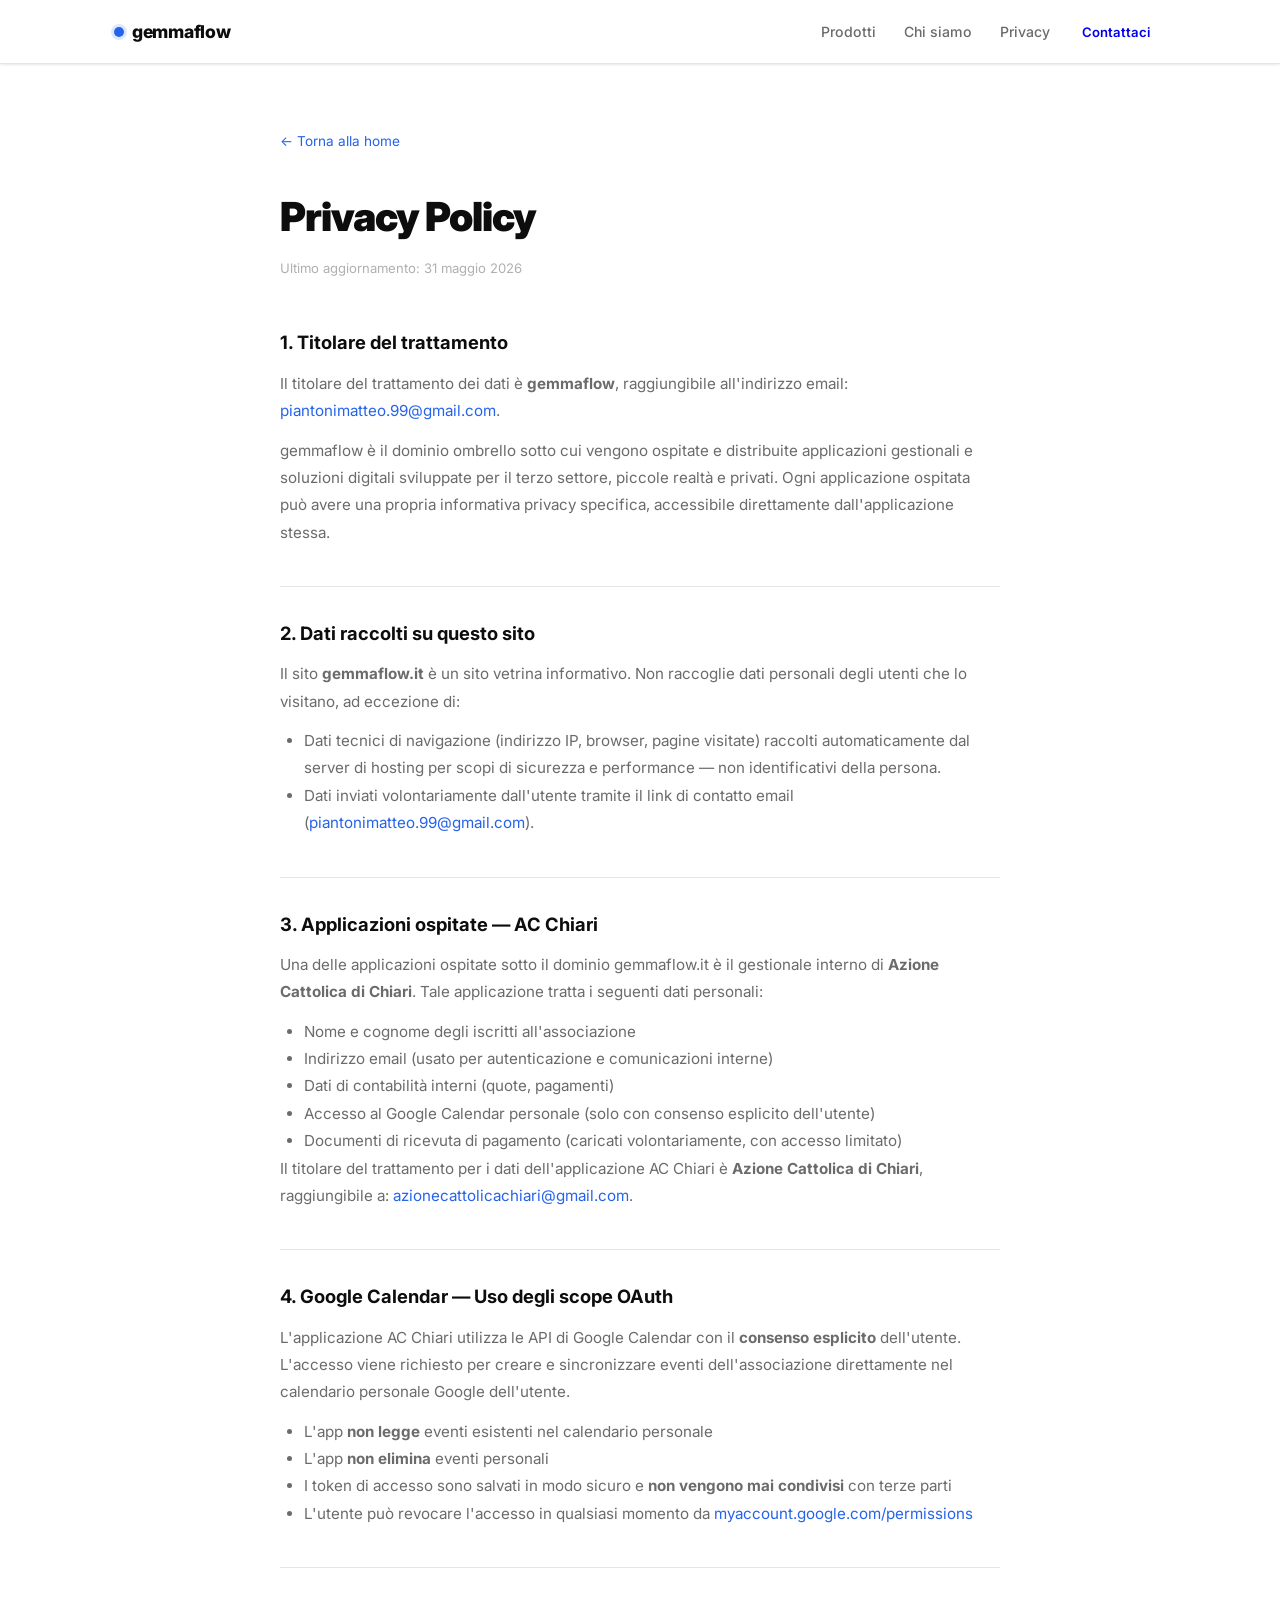
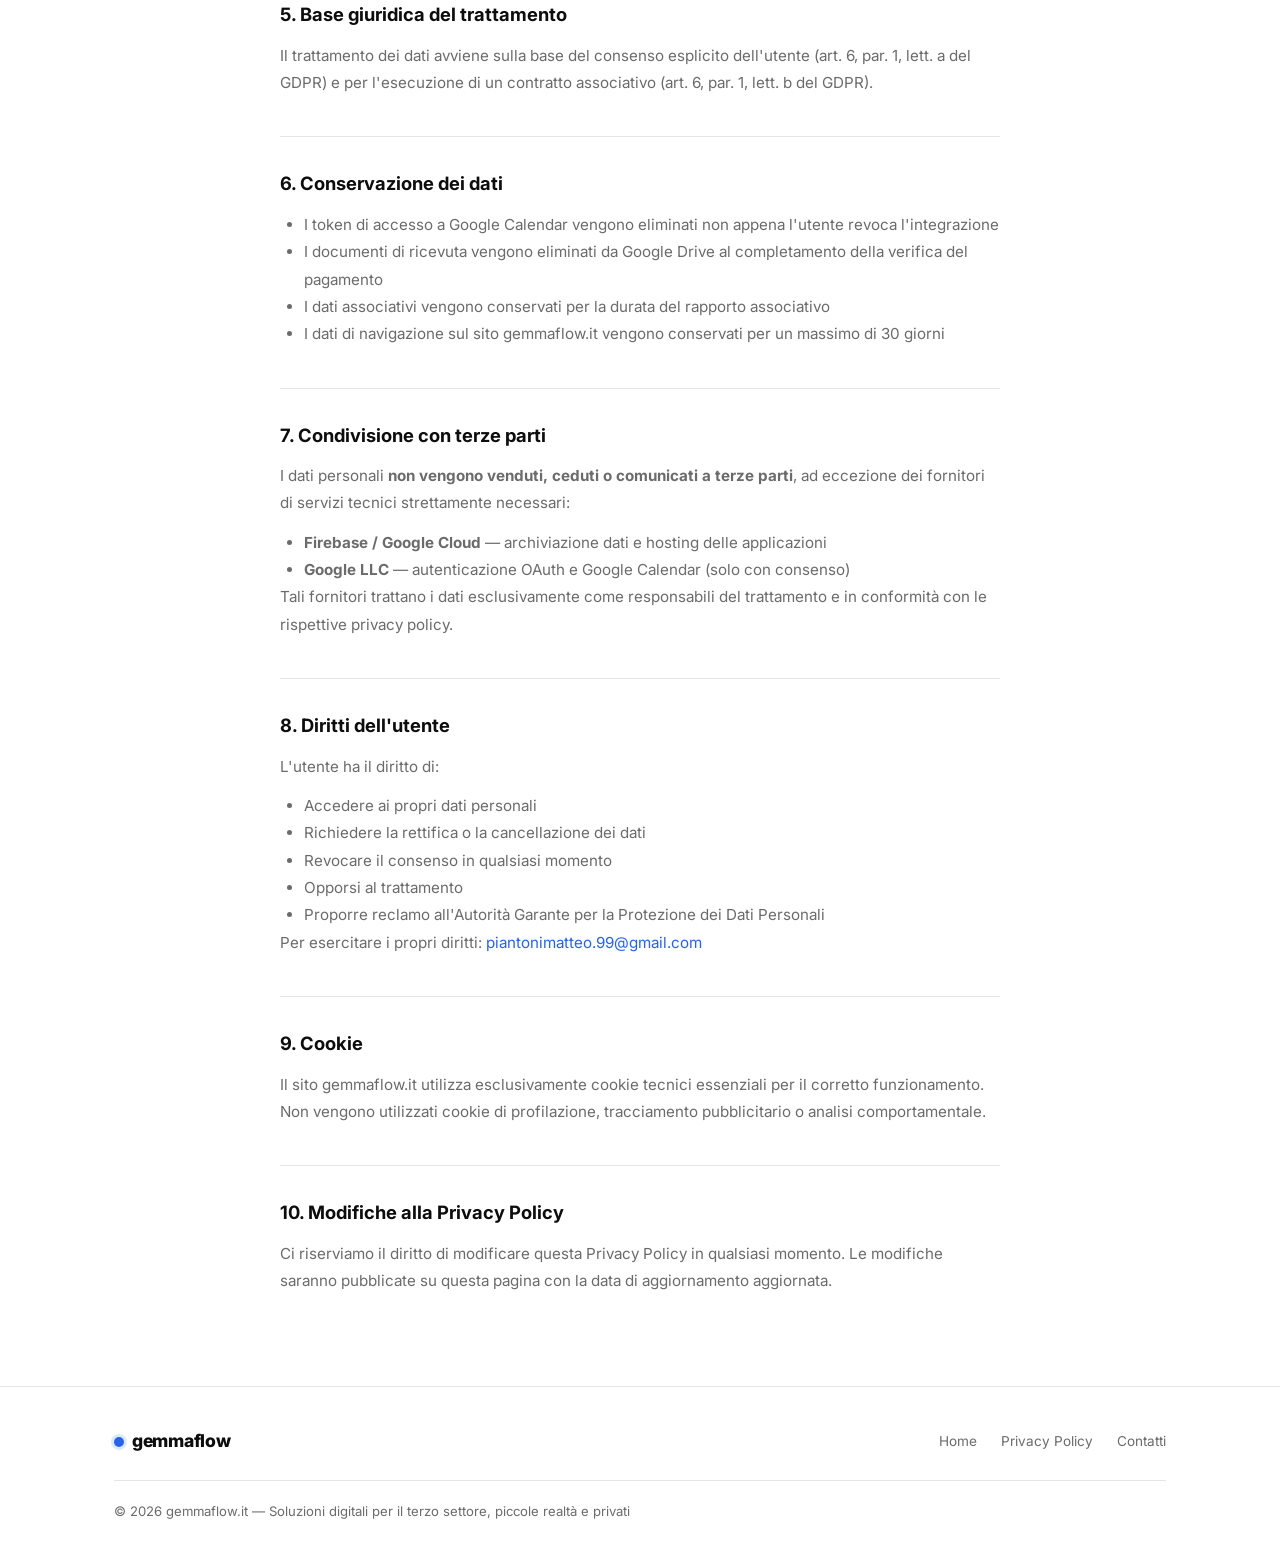
<file: privacy.html>
<!DOCTYPE html>
<html lang="it">
<head>
  <meta charset="UTF-8" />
  <meta name="viewport" content="width=device-width, initial-scale=1.0" />
  <title>Privacy Policy — gemmaflow.it</title>
  <meta name="description" content="Informativa sulla privacy di gemmaflow.it — soluzioni digitali per il terzo settore, piccole realtà e privati." />
  <meta name="robots" content="index, follow" />
  <link rel="preconnect" href="https://fonts.googleapis.com" />
  <link rel="preconnect" href="https://fonts.gstatic.com" crossorigin />
  <link href="https://fonts.googleapis.com/css2?family=Inter:wght@400;500;600;700;800;900&display=swap" rel="stylesheet" />
  <link rel="stylesheet" href="style.css" />
</head>
<body>

  <!-- NAV -->
  <nav class="nav scrolled">
    <div class="container nav-inner">
      <a href="index.html" class="brand">
        <span class="brand-dot"></span>
        <span class="brand-name">gemmaflow</span>
      </a>
      <div class="nav-links">
        <a href="index.html#prodotti" class="nav-link">Prodotti</a>
        <a href="index.html#chi-siamo" class="nav-link">Chi siamo</a>
        <a href="privacy.html" class="nav-link">Privacy</a>
        <a href="mailto:piantonimatteo.99@gmail.com" class="btn btn-sm">Contattaci</a>
      </div>
    </div>
  </nav>

  <main class="container">
    <div class="privacy-page">
      <a href="index.html" class="privacy-back">← Torna alla home</a>

      <h1>Privacy Policy</h1>
      <p class="update">Ultimo aggiornamento: 31 maggio 2026</p>

      <h2>1. Titolare del trattamento</h2>
      <p>
        Il titolare del trattamento dei dati è <strong>gemmaflow</strong>, raggiungibile all'indirizzo email:
        <a href="mailto:piantonimatteo.99@gmail.com">piantonimatteo.99@gmail.com</a>.
      </p>
      <p>
        gemmaflow è il dominio ombrello sotto cui vengono ospitate e distribuite applicazioni gestionali
        e soluzioni digitali sviluppate per il terzo settore, piccole realtà e privati. Ogni applicazione ospitata può avere una propria
        informativa privacy specifica, accessibile direttamente dall'applicazione stessa.
      </p>

      <h2>2. Dati raccolti su questo sito</h2>
      <p>Il sito <strong>gemmaflow.it</strong> è un sito vetrina informativo. Non raccoglie dati personali
      degli utenti che lo visitano, ad eccezione di:</p>
      <ul>
        <li>Dati tecnici di navigazione (indirizzo IP, browser, pagine visitate) raccolti automaticamente dal server di hosting per scopi di sicurezza e performance — non identificativi della persona.</li>
        <li>Dati inviati volontariamente dall'utente tramite il link di contatto email (<a href="mailto:piantonimatteo.99@gmail.com">piantonimatteo.99@gmail.com</a>).</li>
      </ul>

      <h2>3. Applicazioni ospitate — AC Chiari</h2>
      <p>
        Una delle applicazioni ospitate sotto il dominio gemmaflow.it è il gestionale interno di
        <strong>Azione Cattolica di Chiari</strong>. Tale applicazione tratta i seguenti dati personali:
      </p>
      <ul>
        <li>Nome e cognome degli iscritti all'associazione</li>
        <li>Indirizzo email (usato per autenticazione e comunicazioni interne)</li>
        <li>Dati di contabilità interni (quote, pagamenti)</li>
        <li>Accesso al Google Calendar personale (solo con consenso esplicito dell'utente)</li>
        <li>Documenti di ricevuta di pagamento (caricati volontariamente, con accesso limitato)</li>
      </ul>
      <p>
        Il titolare del trattamento per i dati dell'applicazione AC Chiari è
        <strong>Azione Cattolica di Chiari</strong>, raggiungibile a:
        <a href="mailto:azionecattolicachiari@gmail.com">azionecattolicachiari@gmail.com</a>.
      </p>

      <h2>4. Google Calendar — Uso degli scope OAuth</h2>
      <p>
        L'applicazione AC Chiari utilizza le API di Google Calendar con il <strong>consenso esplicito</strong>
        dell'utente. L'accesso viene richiesto per creare e sincronizzare eventi dell'associazione
        direttamente nel calendario personale Google dell'utente.
      </p>
      <ul>
        <li>L'app <strong>non legge</strong> eventi esistenti nel calendario personale</li>
        <li>L'app <strong>non elimina</strong> eventi personali</li>
        <li>I token di accesso sono salvati in modo sicuro e <strong>non vengono mai condivisi</strong> con terze parti</li>
        <li>L'utente può revocare l'accesso in qualsiasi momento da <a href="https://myaccount.google.com/permissions" target="_blank" rel="noopener noreferrer">myaccount.google.com/permissions</a></li>
      </ul>

      <h2>5. Base giuridica del trattamento</h2>
      <p>
        Il trattamento dei dati avviene sulla base del consenso esplicito dell'utente (art. 6, par. 1, lett. a del GDPR)
        e per l'esecuzione di un contratto associativo (art. 6, par. 1, lett. b del GDPR).
      </p>

      <h2>6. Conservazione dei dati</h2>
      <ul>
        <li>I token di accesso a Google Calendar vengono eliminati non appena l'utente revoca l'integrazione</li>
        <li>I documenti di ricevuta vengono eliminati da Google Drive al completamento della verifica del pagamento</li>
        <li>I dati associativi vengono conservati per la durata del rapporto associativo</li>
        <li>I dati di navigazione sul sito gemmaflow.it vengono conservati per un massimo di 30 giorni</li>
      </ul>

      <h2>7. Condivisione con terze parti</h2>
      <p>
        I dati personali <strong>non vengono venduti, ceduti o comunicati a terze parti</strong>,
        ad eccezione dei fornitori di servizi tecnici strettamente necessari:
      </p>
      <ul>
        <li><strong>Firebase / Google Cloud</strong> — archiviazione dati e hosting delle applicazioni</li>
        <li><strong>Google LLC</strong> — autenticazione OAuth e Google Calendar (solo con consenso)</li>
      </ul>
      <p>Tali fornitori trattano i dati esclusivamente come responsabili del trattamento e in conformità con le rispettive privacy policy.</p>

      <h2>8. Diritti dell'utente</h2>
      <p>L'utente ha il diritto di:</p>
      <ul>
        <li>Accedere ai propri dati personali</li>
        <li>Richiedere la rettifica o la cancellazione dei dati</li>
        <li>Revocare il consenso in qualsiasi momento</li>
        <li>Opporsi al trattamento</li>
        <li>Proporre reclamo all'Autorità Garante per la Protezione dei Dati Personali</li>
      </ul>
      <p>
        Per esercitare i propri diritti: <a href="mailto:piantonimatteo.99@gmail.com">piantonimatteo.99@gmail.com</a>
      </p>

      <h2>9. Cookie</h2>
      <p>
        Il sito gemmaflow.it utilizza esclusivamente cookie tecnici essenziali per il corretto funzionamento.
        Non vengono utilizzati cookie di profilazione, tracciamento pubblicitario o analisi comportamentale.
      </p>

      <h2>10. Modifiche alla Privacy Policy</h2>
      <p>
        Ci riserviamo il diritto di modificare questa Privacy Policy in qualsiasi momento.
        Le modifiche saranno pubblicate su questa pagina con la data di aggiornamento aggiornata.
      </p>
    </div>
  </main>

  <!-- FOOTER -->
  <footer class="footer">
    <div class="container footer-inner">
      <div class="footer-top">
        <div class="footer-brand">
          <span class="brand-dot"></span>
          <span class="brand-name">gemmaflow</span>
        </div>
        <nav class="footer-nav">
          <a href="index.html">Home</a>
          <a href="privacy.html">Privacy Policy</a>
          <a href="mailto:piantonimatteo.99@gmail.com">Contatti</a>
        </nav>
      </div>
      <div class="footer-bottom">
        <p class="footer-copy">© <span id="year"></span> gemmaflow.it — Soluzioni digitali per il terzo settore, piccole realtà e privati</p>
      </div>
    </div>
  </footer>

  <script>
    document.getElementById('year').textContent = new Date().getFullYear();
  </script>
</body>
</html>
</file>
<file: style.css>
/* ── RESET & TOKENS ── */
*, *::before, *::after { box-sizing: border-box; margin: 0; padding: 0; }

:root {
  --bg: #ffffff;
  --bg-gray: #f7f7f5;
  --fg: #0d0d0d;
  --fg-muted: #6b6b6b;
  --fg-faint: #b0b0b0;
  --accent: #2563eb;
  --accent-light: #eff6ff;
  --border: #e5e5e5;
  --radius: 16px;
  --radius-sm: 10px;
  --font: 'Inter', system-ui, -apple-system, sans-serif;
  --nav-h: 64px;
  --max-w: 1100px;
  --shadow-sm: 0 1px 3px rgba(0,0,0,0.06), 0 1px 2px rgba(0,0,0,0.04);
  --shadow-md: 0 4px 16px rgba(0,0,0,0.07), 0 1px 4px rgba(0,0,0,0.04);
  --shadow-lg: 0 12px 40px rgba(0,0,0,0.10);
}

html { scroll-behavior: smooth; }
body { font-family: var(--font); background: var(--bg); color: var(--fg); line-height: 1.6; -webkit-font-smoothing: antialiased; }

/* ── UTILITIES ── */
.container { max-width: var(--max-w); margin: 0 auto; padding: 0 1.5rem; }
.accent { color: var(--accent); }

/* ── BUTTONS ── */
.btn {
  display: inline-flex; align-items: center; gap: 0.4rem;
  padding: 0.65rem 1.4rem; border-radius: var(--radius-sm);
  font-family: var(--font); font-size: 0.9rem; font-weight: 600;
  text-decoration: none; cursor: pointer; border: none;
  transition: all 0.18s ease; white-space: nowrap;
}
.btn-sm { padding: 0.45rem 1rem; font-size: 0.82rem; }
.btn-lg { padding: 0.9rem 2rem; font-size: 1rem; }
.btn-full { width: 100%; justify-content: center; margin-top: auto; }
.btn-primary { background: var(--fg); color: #fff; }
.btn-primary:hover { background: #1a1a1a; transform: translateY(-1px); box-shadow: var(--shadow-md); }
.btn-outline { background: transparent; color: var(--fg); border: 1.5px solid var(--border); }
.btn-outline:hover { border-color: var(--fg); }
.btn-white { background: #fff; color: var(--fg); box-shadow: var(--shadow-md); }
.btn-white:hover { transform: translateY(-2px); box-shadow: var(--shadow-lg); }

/* ── NAV ── */
.nav {
  position: fixed; top: 0; left: 0; right: 0; z-index: 100;
  height: var(--nav-h);
  background: rgba(255,255,255,0.92);
  backdrop-filter: blur(16px);
  border-bottom: 1px solid transparent;
  transition: border-color 0.2s, box-shadow 0.2s;
}
.nav.scrolled { border-bottom-color: var(--border); box-shadow: var(--shadow-sm); }
.nav-inner {
  height: var(--nav-h); display: flex; align-items: center;
  justify-content: space-between;
}
.brand { display: flex; align-items: center; gap: 0.5rem; text-decoration: none; }
.brand-dot {
  width: 10px; height: 10px; border-radius: 50%;
  background: var(--accent);
  box-shadow: 0 0 0 3px rgba(37,99,235,0.15);
}
.brand-name { font-size: 1.1rem; font-weight: 800; color: var(--fg); letter-spacing: -0.3px; }
.nav-links { display: flex; align-items: center; gap: 0.25rem; }
.nav-link {
  font-size: 0.88rem; font-weight: 500; color: var(--fg-muted);
  text-decoration: none; padding: 0.4rem 0.75rem; border-radius: 8px;
  transition: color 0.15s, background 0.15s;
}
.nav-link:hover { color: var(--fg); background: var(--bg-gray); }

/* Mobile burger */
.nav-burger {
  display: none; flex-direction: column; gap: 5px;
  background: none; border: none; cursor: pointer; padding: 4px;
}
.nav-burger span {
  display: block; width: 22px; height: 2px;
  background: var(--fg); border-radius: 2px;
  transition: all 0.2s;
}
.nav-burger.open span:first-child { transform: translateY(7px) rotate(45deg); }
.nav-burger.open span:last-child { transform: translateY(-7px) rotate(-45deg); }

.nav-mobile {
  display: none; flex-direction: column; gap: 0.25rem;
  background: var(--bg); border-top: 1px solid var(--border);
  padding: 1rem 1.5rem;
}
.nav-mobile.open { display: flex; }
.nav-mobile .nav-link { padding: 0.6rem 0; }

/* ── HERO ── */
.hero {
  padding: calc(var(--nav-h) + 6rem) 0 6rem;
  text-align: center;
}
.hero h1 {
  font-size: clamp(2.5rem, 6vw, 4.5rem);
  font-weight: 900; line-height: 1.06;
  letter-spacing: -2px; color: var(--fg);
  margin: 1rem 0 1.5rem;
}
.hero-sub {
  font-size: 1.1rem; color: var(--fg-muted);
  max-width: 560px; margin: 0 auto 2.5rem;
  line-height: 1.7;
}
.hero-actions { display: flex; justify-content: center; flex-wrap: wrap; gap: 0.75rem; }

/* ── LABEL (pill) ── */
.label {
  display: inline-block;
  font-size: 0.75rem; font-weight: 600; letter-spacing: 0.08em;
  text-transform: uppercase; color: var(--accent);
  background: var(--accent-light); padding: 0.3rem 0.85rem;
  border-radius: 99px; margin-bottom: 1rem;
}

/* ── MARQUEE ── */
.marquee-wrap {
  border-top: 1px solid var(--border); border-bottom: 1px solid var(--border);
  overflow: hidden; padding: 0.85rem 0; background: var(--bg-gray);
}
.marquee-track {
  display: flex; width: max-content;
  animation: marquee 22s linear infinite;
}
.marquee-group {
  display: flex; align-items: center; gap: 1.25rem;
  padding-right: 1.25rem;
  font-size: 0.82rem; font-weight: 500; color: var(--fg-muted);
  white-space: nowrap;
}
.marquee-group .dot { color: var(--fg-faint); }
@keyframes marquee {
  from { transform: translateX(0); }
  to { transform: translateX(-50%); }
}

/* ── SECTIONS ── */
.section { padding: 6rem 0; }
.section--gray { background: var(--bg-gray); }
.section--cta {
  background: var(--fg);
  color: #fff;
  text-align: center;
}
.section--cta .label { background: rgba(255,255,255,0.12); color: rgba(255,255,255,0.75); }
.section--cta h2 { color: #fff; font-size: clamp(2rem, 5vw, 3.5rem); font-weight: 900; letter-spacing: -1.5px; margin-bottom: 1rem; }
.section--cta p { color: rgba(255,255,255,0.6); max-width: 480px; margin: 0 auto 2.5rem; }

.section-header { text-align: center; max-width: 600px; margin: 0 auto 4rem; }
.section-header h2 {
  font-size: clamp(2rem, 4vw, 3rem);
  font-weight: 900; letter-spacing: -1px; line-height: 1.1;
  margin-bottom: 0.75rem;
}
.section-sub { color: var(--fg-muted); font-size: 1rem; }

/* ── PRODUCTS GRID ── */
.products-grid {
  display: grid;
  grid-template-columns: repeat(auto-fit, minmax(320px, 1fr));
  gap: 1.5rem;
}
.product-card {
  background: var(--bg); border: 1.5px solid var(--border);
  border-radius: var(--radius); padding: 2rem;
  display: flex; flex-direction: column; gap: 0.75rem;
  box-shadow: var(--shadow-sm);
  transition: box-shadow 0.2s, transform 0.2s, border-color 0.2s;
}
.product-card:hover { box-shadow: var(--shadow-lg); transform: translateY(-3px); border-color: #d1d5db; }
.product-card--featured { border-color: var(--accent); }
.product-card--featured:hover { border-color: var(--accent); }
.product-card--coming { background: var(--bg-gray); }

.product-card-header { display: flex; align-items: center; justify-content: space-between; }
.product-badge {
  font-size: 0.72rem; font-weight: 700;
  padding: 0.2rem 0.7rem; border-radius: 99px;
}
.product-badge--live { background: #dcfce7; color: #15803d; }
.product-badge--soon { background: #fef9c3; color: #a16207; }

.product-icon {
  width: 44px; height: 44px; border-radius: 12px;
  display: flex; align-items: center; justify-content: center;
  font-size: 0.85rem; font-weight: 800;
}
.product-icon--blue { background: var(--accent); color: #fff; }
.product-icon--gray { background: var(--border); color: var(--fg-muted); }

.product-name { font-size: 1.4rem; font-weight: 800; letter-spacing: -0.5px; }
.product-org { font-size: 0.82rem; color: var(--fg-muted); font-weight: 500; margin-top: -0.5rem; }
.product-desc { font-size: 0.9rem; color: var(--fg-muted); line-height: 1.65; flex: 1; }
.product-features { list-style: none; display: flex; flex-direction: column; gap: 0.45rem; }
.product-features li {
  display: flex; align-items: center; gap: 0.5rem;
  font-size: 0.85rem; color: var(--fg-muted);
}
.product-features li svg {
  width: 16px; height: 16px; flex-shrink: 0;
  color: var(--accent);
}

/* ── BENTO GRID ── */
.bento-grid {
  display: grid;
  grid-template-columns: repeat(3, 1fr);
  grid-template-rows: auto auto;
  gap: 1rem;
}
.bento-card {
  background: var(--bg); border: 1.5px solid var(--border);
  border-radius: var(--radius); padding: 1.75rem;
  box-shadow: var(--shadow-sm);
  transition: box-shadow 0.2s;
}
.bento-card:hover { box-shadow: var(--shadow-md); }
.bento-card--wide { grid-column: span 2; }
.bento-card--dark { background: var(--fg); border-color: var(--fg); color: #fff; }
.bento-card--dark h3 { color: #fff; }
.bento-card--dark p { color: rgba(255,255,255,0.55); }
.bento-card--blue { background: var(--accent-light); border-color: #bfdbfe; }
.bento-emoji { font-size: 1.75rem; margin-bottom: 1rem; }
.bento-card h3 { font-size: 1.05rem; font-weight: 700; margin-bottom: 0.4rem; letter-spacing: -0.3px; }
.bento-card p { font-size: 0.875rem; color: var(--fg-muted); line-height: 1.6; }

/* ── ABOUT ── */
.about-grid {
  display: grid; grid-template-columns: 1fr 1fr;
  gap: 4rem; align-items: center;
}
.about-text { display: flex; flex-direction: column; gap: 1rem; }
.about-text h2 {
  font-size: clamp(1.75rem, 3.5vw, 2.75rem);
  font-weight: 900; letter-spacing: -1px; line-height: 1.1;
}
.about-text p { color: var(--fg-muted); font-size: 0.95rem; line-height: 1.75; }
.about-contact { display: flex; align-items: center; gap: 1rem; margin-top: 0.5rem; }
.contact-note { font-size: 0.8rem; color: var(--fg-faint); }

.about-card {
  background: var(--bg-gray); border: 1.5px solid var(--border);
  border-radius: var(--radius); padding: 2.5rem;
  display: flex; flex-direction: column; gap: 1.5rem;
}
.about-stat { display: flex; flex-direction: column; gap: 0.2rem; }
.about-stat-n { font-size: 2rem; font-weight: 900; letter-spacing: -1px; color: var(--fg); }
.about-stat-l { font-size: 0.82rem; color: var(--fg-muted); font-weight: 500; }
.about-divider { height: 1px; background: var(--border); }
.about-quote {
  font-size: 0.95rem; color: var(--fg-muted);
  font-style: italic; line-height: 1.6;
}

/* ── FOOTER ── */
.footer { border-top: 1px solid var(--border); padding: 2.5rem 0; }
.footer-inner { display: flex; flex-direction: column; gap: 1.5rem; }
.footer-top { display: flex; align-items: center; justify-content: space-between; flex-wrap: wrap; gap: 1rem; }
.footer-brand { display: flex; align-items: center; gap: 0.5rem; }
.footer-nav { display: flex; gap: 1.5rem; flex-wrap: wrap; }
.footer-nav a {
  font-size: 0.85rem; color: var(--fg-muted); text-decoration: none;
  transition: color 0.15s;
}
.footer-nav a:hover { color: var(--fg); }
.footer-bottom { border-top: 1px solid var(--border); padding-top: 1.25rem; display: flex; flex-direction: column; gap: 0.25rem; }
.footer-copy { font-size: 0.82rem; color: var(--fg-muted); }
.footer-legal { font-size: 0.78rem; color: var(--fg-faint); }

/* ── PRIVACY PAGE ── */
.privacy-page { padding: calc(var(--nav-h) + 4rem) 0 5rem; max-width: 720px; margin: 0 auto; }
.privacy-page h1 { font-size: 2.5rem; font-weight: 900; letter-spacing: -1px; margin-bottom: 0.5rem; }
.privacy-page .update { font-size: 0.82rem; color: var(--fg-faint); margin-bottom: 3rem; }
.privacy-page h2 { font-size: 1.15rem; font-weight: 700; margin: 2.5rem 0 0.75rem; padding-top: 2rem; border-top: 1px solid var(--border); }
.privacy-page h2:first-of-type { border-top: none; padding-top: 0; }
.privacy-page p { color: var(--fg-muted); font-size: 0.95rem; line-height: 1.8; margin-bottom: 0.75rem; }
.privacy-page ul { list-style: disc; padding-left: 1.5rem; color: var(--fg-muted); font-size: 0.95rem; line-height: 1.8; }
.privacy-page a { color: var(--accent); text-decoration: none; }
.privacy-page a:hover { text-decoration: underline; }
.privacy-back { display: inline-flex; align-items: center; gap: 0.4rem; font-size: 0.85rem; color: var(--fg-muted); text-decoration: none; margin-bottom: 2rem; transition: color 0.15s; }
.privacy-back:hover { color: var(--fg); }

/* ── RESPONSIVE ── */
@media (max-width: 768px) {
  .nav-links { display: none; }
  .nav-burger { display: flex; }
  .bento-grid { grid-template-columns: 1fr; }
  .bento-card--wide { grid-column: span 1; }
  .about-grid { grid-template-columns: 1fr; gap: 2rem; }
  .hero h1 { letter-spacing: -1px; }
  .footer-top { flex-direction: column; align-items: flex-start; }
}
@media (max-width: 500px) {
  .products-grid { grid-template-columns: 1fr; }
}
</file>
